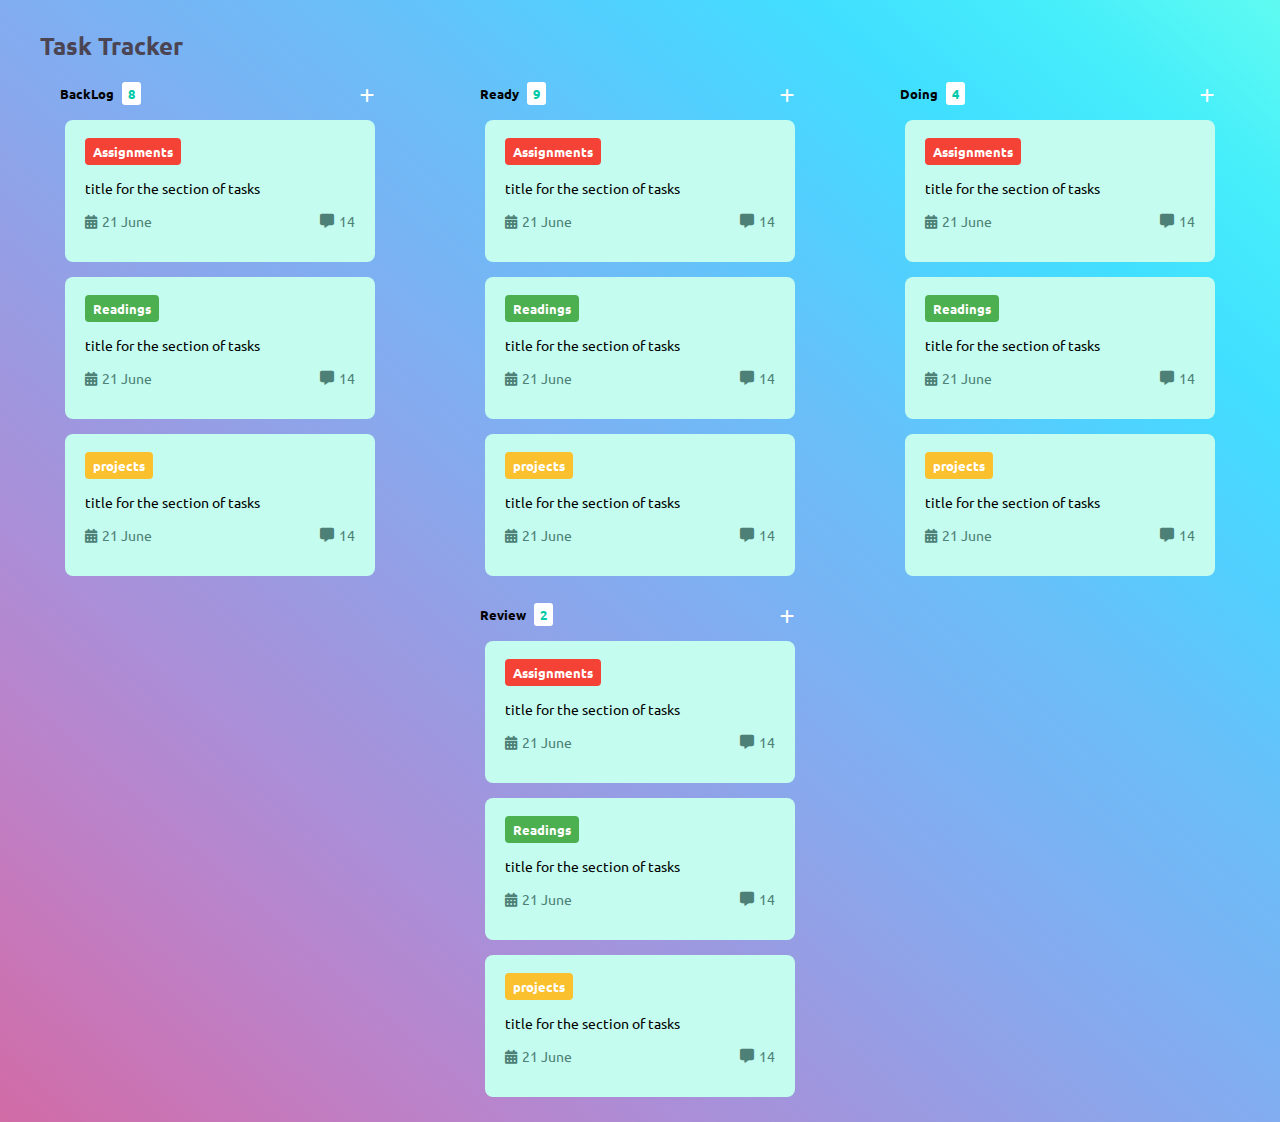
<file: index.html>
<!DOCTYPE html>
<html lang="en">
<head>
    <meta charset="UTF-8">
    <meta http-equiv="X-UA-Compatible" content="IE=edge">
    <meta name="viewport" content="width=device-width, initial-scale=1.0">
    <link rel="stylesheet" href="https://cdnjs.cloudflare.com/ajax/libs/font-awesome/6.4.0/css/all.min.css">
    <link rel="stylesheet" href="style.css">
    <title>Task Tracker</title>
</head>


<body>
 
    <h2>Task Tracker</h2>
    <div class="container">
        <div class="box-column">
            <div class="box-header">
                <h5>BackLog <span class="num">8</span></h5>
                <li><i class="fa-solid fa-plus"></i></li>
            </div>

            <div class="box">
                <span class="tag" id="red"> Assignments</span>
                <p>title for the section of tasks</p>
                <div class="box-footer">
                    <div class="date">
                        <li><i class="fa-solid fa-calendar-days"></i></li>
                        <span>21 June</span>
                    </div>

                    <li class="comment"><i class="fa-solid fa-message"></i>14</li>
                </div>
            </div>

            <div class="box">
                <span class="tag" id="green"> Readings</span>
                <p>title for the section of tasks</p>
                <div class="box-footer">
                    <div class="date">
                        <li><i class="fa-solid fa-calendar-days"></i></li>
                        <span>21 June</span>
                    </div>

                    <li class="comment"><i class="fa-solid fa-message"></i>14</li>
                    
                </div>
            </div>

            <div class="box">
                <span class="tag" id="yellow"> projects</span>
                <p>title for the section of tasks</p>
                <div class="box-footer">
                    <div class="date">
                        <li><i class="fa-solid fa-calendar-days"></i></li>
                        <span>21 June</span>
                    </div>

                    <li class="comment"><i class="fa-solid fa-message"></i>14</li>
                    
                </div>
            </div>

        </div>

        <div class="box-column">
            <div class="box-header">
                <h5>Ready <span class="num">9</span></h5>
                <li><i class="fa-solid fa-plus"></i></li>
            </div>

            <div class="box">
                <span class="tag" id="red"> Assignments</span>
                <p>title for the section of tasks</p>
                <div class="box-footer">
                    <div class="date">
                        <li><i class="fa-solid fa-calendar-days"></i></li>
                        <span>21 June</span>
                    </div>

                    <li class="comment"><i class="fa-solid fa-message"></i>14</li>
                </div>
            </div>

            <div class="box">
                <span class="tag" id="green"> Readings</span>
                <p>title for the section of tasks</p>
                <div class="box-footer">
                    <div class="date">
                        <li><i class="fa-solid fa-calendar-days"></i></li>
                        <span>21 June</span>
                    </div>

                    <li class="comment"><i class="fa-solid fa-message"></i>14</li>
                    
                </div>
            </div>

            <div class="box">
                <span class="tag" id="yellow"> projects</span>
                <p>title for the section of tasks</p>
                <div class="box-footer">
                    <div class="date">
                        <li><i class="fa-solid fa-calendar-days"></i></li>
                        <span>21 June</span>
                    </div>

                    <li class="comment"><i class="fa-solid fa-message"></i>14</li>
                    
                </div>
            </div>

        </div>

        <div class="box-column">
            <div class="box-header">
                <h5>Doing <span class="num">4</span></h5>
                <li><i class="fa-solid fa-plus"></i></li>
            </div>

            <div class="box">
                <span class="tag" id="red"> Assignments</span>
                <p>title for the section of tasks</p>
                <div class="box-footer">
                    <div class="date">
                        <li><i class="fa-solid fa-calendar-days"></i></li>
                        <span>21 June</span>
                    </div>

                    <li class="comment"><i class="fa-solid fa-message"></i>14</li>
                </div>
            </div>

            <div class="box">
                <span class="tag" id="green"> Readings</span>
                <p>title for the section of tasks</p>
                <div class="box-footer">
                    <div class="date">
                        <li><i class="fa-solid fa-calendar-days"></i></li>
                        <span>21 June</span>
                    </div>

                    <li class="comment"><i class="fa-solid fa-message"></i>14</li>
                    
                </div>
            </div>

            <div class="box">
                <span class="tag" id="yellow"> projects</span>
                <p>title for the section of tasks</p>
                <div class="box-footer">
                    <div class="date">
                        <li><i class="fa-solid fa-calendar-days"></i></li>
                        <span>21 June</span>
                    </div>

                    <li class="comment"><i class="fa-solid fa-message"></i>14</li>
                    
                </div>
            </div>

        </div>

        <div class="box-column">
            <div class="box-header">
                <h5>Review <span class="num">2</span></h5>
                <li><i class="fa-solid fa-plus"></i></li>
            </div>

            <div class="box">
                <span class="tag" id="red"> Assignments</span>
                <p>title for the section of tasks</p>
                <div class="box-footer">
                    <div class="date">
                        <li><i class="fa-solid fa-calendar-days"></i></li>
                        <span>21 June</span>
                    </div>

                    <li class="comment"><i class="fa-solid fa-message"></i>14</li>
                </div>
            </div>

            <div class="box">
                <span class="tag" id="green"> Readings</span>
                <p>title for the section of tasks</p>
                <div class="box-footer">
                    <div class="date">
                        <li><i class="fa-solid fa-calendar-days"></i></li>
                        <span>21 June</span>
                    </div>

                    <li class="comment"><i class="fa-solid fa-message"></i>14</li>
                    
                </div>
            </div>

            <div class="box">
                <span class="tag" id="yellow"> projects</span>
                <p>title for the section of tasks</p>
                <div class="box-footer">
                    <div class="date">
                        <li><i class="fa-solid fa-calendar-days"></i></li>
                        <span>21 June</span>
                    </div>

                    <li class="comment"><i class="fa-solid fa-message"></i>14</li>
                    
                </div>
            </div>

        </div>
    </div>
    
    



</body>
</html>
</file>
<file: style.css>
@import url('https://fonts.googleapis.com/css2?family=Ubuntu:ital,wght@0,400;1,300;1,400&display=swap');

* {
    margin: 0;
    padding: 0;
    box-sizing: border-box;
    font-family: 'Ubuntu';
}

body {
    background-image: linear-gradient(to right top, #d16ba5, #c777b9, #ba83ca, #aa8fd8, #9a9ae1, #8aa7ec, #79b3f4, #69bff8, #52cffe, #41dfff, #46eefa, #5ffbf1);
    padding: 10px;
}

body h2 {
    margin: 20px 0 8px 30px;
    color: #4B4453;
}

.container {
    display: flex;
    justify-content: space-around;
    flex-wrap: wrap;
}

.box-column {
    margin-top: 15px;
    width: 320px;
}

.box-header {
    display: flex;
    justify-content: space-between;
    list-style: none;
    margin-bottom: 10px;
}

.box-header span {
    margin-left: 5px;
    background-color: #fff;
    padding: 3px 6px;
    border-radius: 3px;
    color: #00C9A7;
}

.box-header i {
    margin-right: 5px;
    color: #fff;
    cursor: pointer;
}

.box{
    background-color: #C4FCEF;
    padding: 7px 20px;
    border-radius: 8px;
    height: 142px;
    cursor: pointer;
    margin: 15px 5px;
    transition: all 0.2s;
}

.box:hover{
    transform: translate(-3px);
    box-shadow: 5px 5px 10px #FBEAFF(0, 0, 0, 0.23);
}

.box p{
    margin: 2px 0 15px;
    font-size: 14px;
    font-weight: 400;
}

.tag{
    padding: 5px 8px;
    font-size: 13px;
    font-weight: bold;
    color: #fff;
    line-height: 50px;
    border-radius: 4px;
}

#red{
    background-color: #f44336;
}

#green{
    background-color: #4caf50;
}

#yellow{
    background-color: #fbc02d;
}

.box-footer{
    display: flex;
    list-style: none;
    justify-content: space-between;
    align-items: center;
    margin-top: 10px;
    font-size: 14px;
    color: #4D8076;
}

.comment{
    display: flex;
    align-items: center;
}

.box-footer i{
    margin-right: 5px;  
}

.date{
    display: flex;

}
</file>
